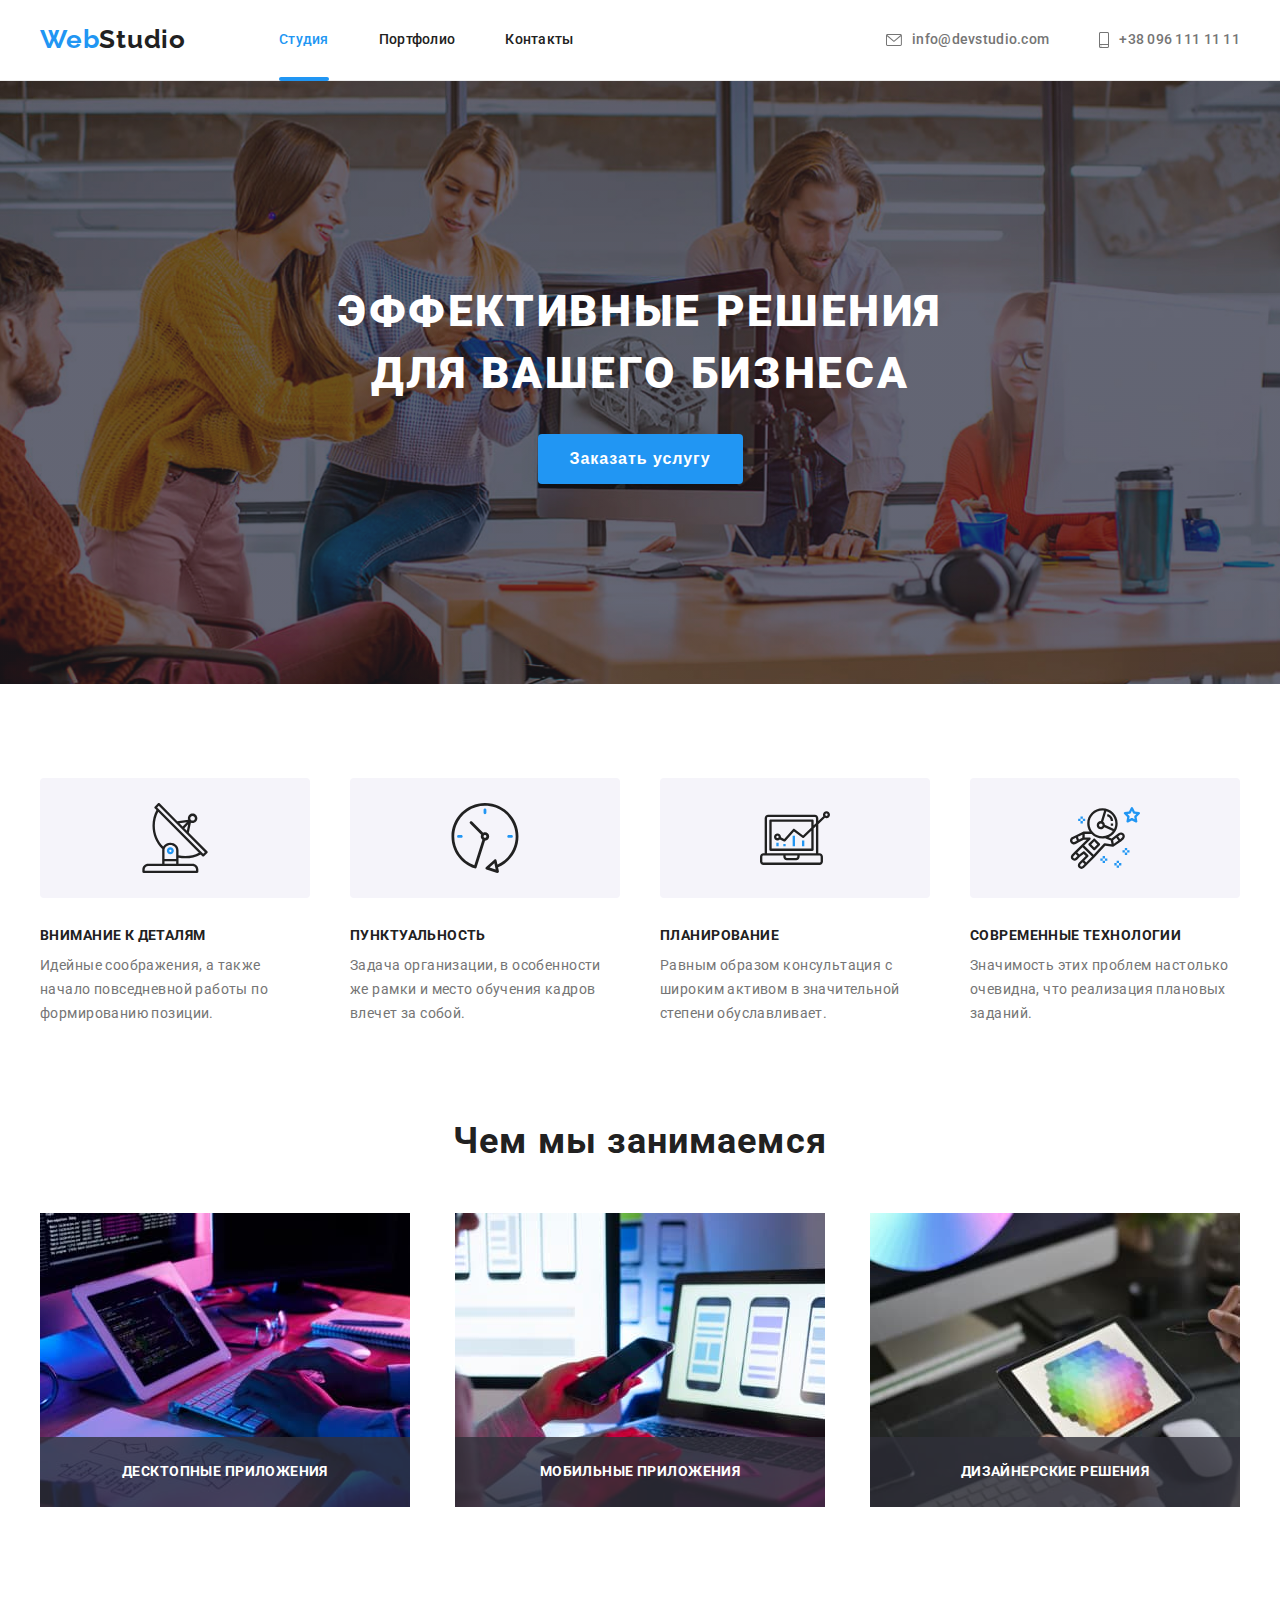
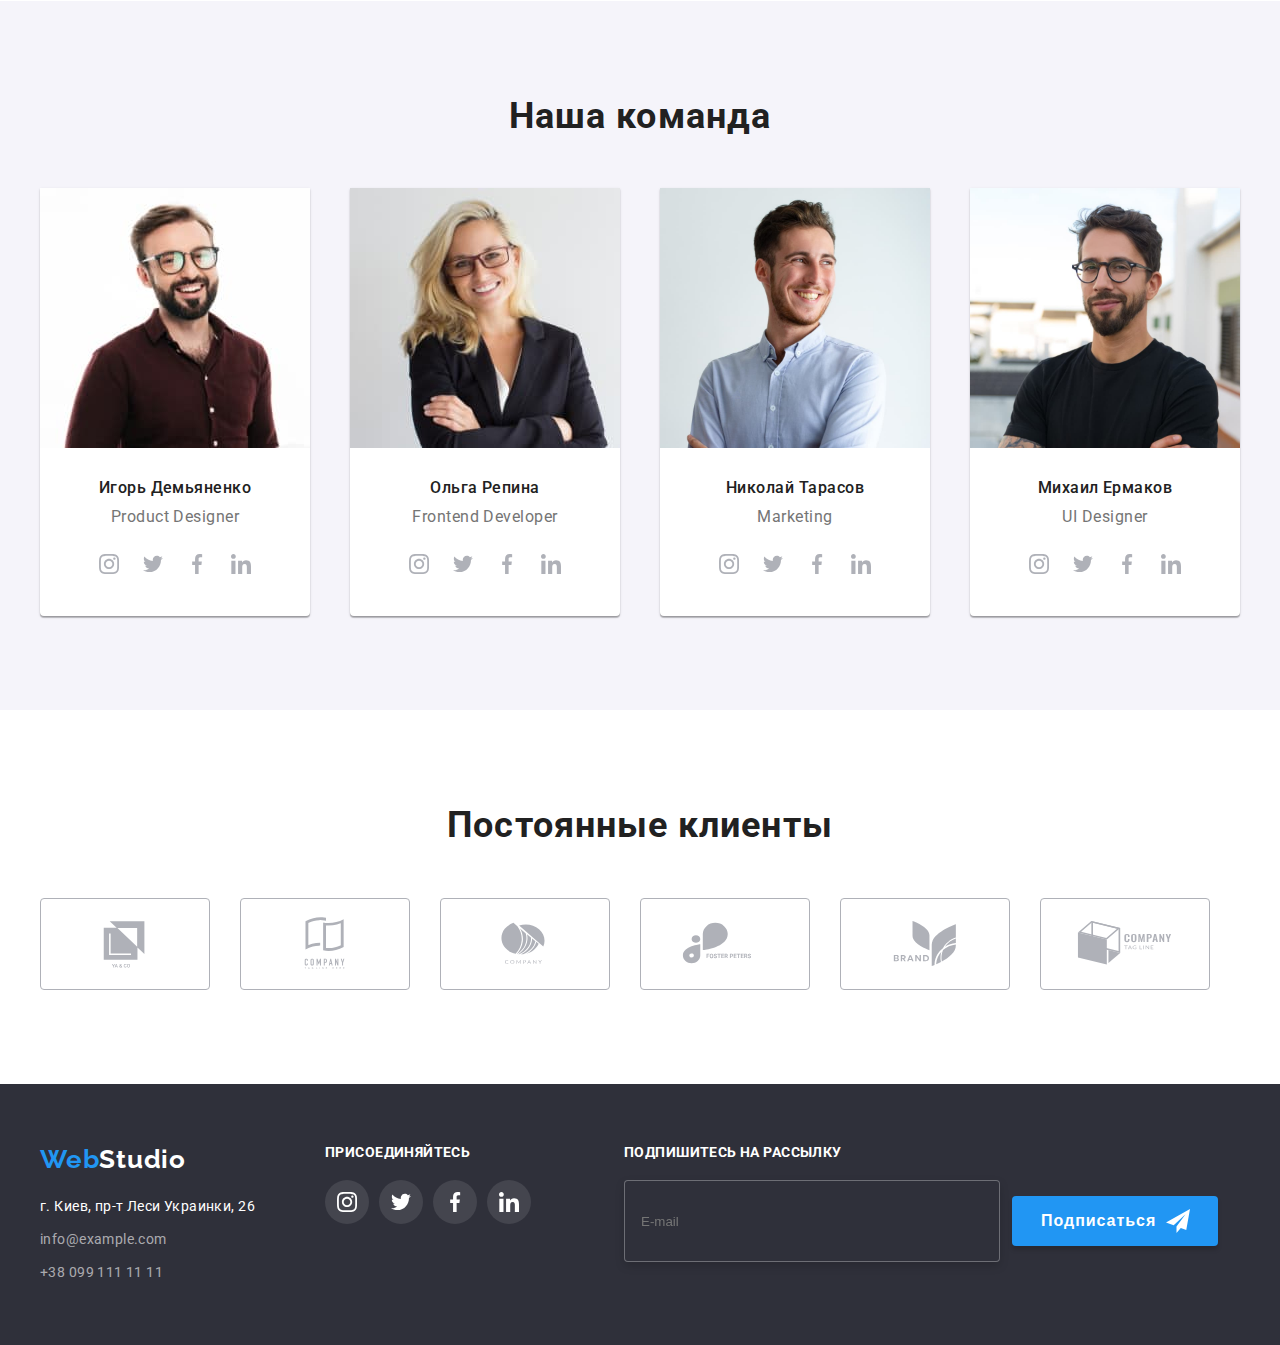
<file: index.html>
<!DOCTYPE html>
<html lang="en">
<head>
    <meta charset="UTF-8">
    <meta http-equiv="X-UA-Compatible" content="IE=edge">
    <meta name="viewport" content="width=device-width, initial-scale=1.0">
    <link rel="preconnect" href="https://fonts.googleapis.com">
    <link rel="preconnect" href="https://fonts.gstatic.com" crossorigin>
    <link href="https://fonts.googleapis.com/css2?family=Raleway:wght@700&family=Roboto:wght@400;500;700;900&display=swap"
    rel="stylesheet">
    <link rel="stylesheet" href="https://cdnjs.cloudflare.com/ajax/libs/modern-normalize/1.1.0/modern-normalize.min.css"
        integrity="sha512-wpPYUAdjBVSE4KJnH1VR1HeZfpl1ub8YT/NKx4PuQ5NmX2tKuGu6U/JRp5y+Y8XG2tV+wKQpNHVUX03MfMFn9Q=="
        crossorigin="anonymous" referrerpolicy="no-referrer" />
    <link rel="stylesheet" href="./css/main.min.css">
    <title>WebStudio</title>
</head>

<body>
    <header>
        <div class="page-header container">
            <nav class="page-header__navigation">
                <a  class="page-header__logo" href="./index.html">
                    <span class="page-header__logo--web" id="logo">Web</span><span class="page-header__logo--studio">Studio</span>
                </a>
                <ul class="page-header__menu">
                    <li class="page-header__menu-item list-style">
                        <a class="page-header__menu-link current" href="index.html">Студия</a>
                    </li>
                    <li class="page-header__menu-item list-style">
                        <a class="page-header__menu-link" href="portfolio.html">Портфолио</a>
                    </li>
                    <li class="page-header__menu-item list-style">
                        <a class="page-header__menu-link" href="#">Контакты</a>
                    </li>
                </ul>
            </nav>
            <ul class="page-header__contact">
                <li class="page-header__contact-item list-style">
                    <a class="page-header__contact--mailto" href="mailto:info@devstudio.com">
                    <svg class="page-header__contact-icon" width="16" height="12">
                        <use href="./images/icons.svg#icon-envelope"></use>
                    </svg>info@devstudio.com</a>
                </li>
                <li class="page-header__contact-item list-style">
                    <a class="page-header__contact--call" href="tel:+380961111111">
                    <svg class="page-header__contact-icon" width="10" height="16">
                        <use href="./images/icons.svg#icon-smartphone"></use>
                    </svg>+38 096 111 11 11</a>
                </li>
            </ul>
        </div>
    </header> 

    <main>
        <section class="hero">
            <div class="hero__wrapper container" >
                <h1 class="hero__title">Эффективные решения <br> для вашего бизнеса</h1>
                <button class="hero__button" type="button" data-modal-open>Заказать услугу</button>
                <div class="hero__backdrop is-hidden" data-modal>
                    <div class="modal">
                        <button class="modal__close" type="button" data-modal-close>
                            <svg class="modal__icon--cross">
                                <use href="./images/icons.svg#icon-close"></use>
                            </svg>
                        </button>
                        
                        <h4 class="modal__title">Оставьте свои данные, мы вам перезвоним</h4>
                        <form class="modal__form">
                            <div class="modal__form--field">
                                <label class="modal__form--label" for="name">Имя</label>
                                <input class="modal__form--input" type="text" name="name" id="name">
                                <svg class="modal__form--icon">
                                    <use href="./images/icons.svg#icon-person"></use>
                                </svg>
                            </div>
                            <div class="modal__form--field">
                                <label class="modal__form--label" for="tel">Телефон</label>
                                <input class="modal__form--input" type="tel" name="tel" id="tel">
                                <svg class="modal__form--icon">
                                    <use href="./images/icons.svg#icon-phone"></use>
                                </svg>
                            </div>
                            <div class="modal__form--field">
                                <label class="modal__form--label" for="mail">Почта</label>
                                <input class="modal__form--input" type="mail" name="mail" id="mail">
                                <svg class="modal__form--icon">
                                    <use href="./images/icons.svg#icon-email"></use>
                                </svg>
                            </div>
                            <div class="modal__form--field">
                                <label class="modal__form--label" for="comment">Комментарий</label>
                                <textarea class="modal__form--comment" name="comment" id="comment" placeholder="Введите текст"></textarea>
                            </div>
                            <label class="modal__form--conditions" for="form-conditions"> 
                                <input class="modal__checkbox" type="checkbox" name="form-conditions" id="form-conditions">
                                <span class="modal__checkbox--icon">
                                    <svg class="modal__checkbox--icon-check">
                                        <use href="./images/icons.svg#icon-check"></use>
                                    </svg>
                                </span class="modal__checkbox--icon">
                                Соглашаюсь с рассылкой и принимаю
                                <a class="form__conditions--link" href="#">Условия договора</a>
                              </label>
                        </form>
                        <button class="modal__button hero__button" type="submit">Отправить</button>
                    </div>
                </div>
            </div>
        </section>
        
        <section class="feature">
            <div class="feature__wrap">
                <div class="container">
                    <ul class="feature__description">
                        <li class="list-style">
                            <div class="feature__icon">
                                <svg class="feature__icon-antenna-1" width="70" height="70">
                                    <use href="./images/icons.svg#icon-antenna"></use>
                                </svg>
                            </div>
                            <h3 class="feature__title">Внимание к деталям</h3>
                            <p class="feature__text">Идейные соображения, а также начало повседневной работы по формированию позиции.</p>
                            
                        </li>
                        <li class="list-style">
                            <div class="feature__icon">
                                <svg class="feature__icon-clock-1" width="70" height="70">
                                    <use href="./images/icons.svg#icon-clock"></use>
                                </svg>
                            </div>
                            <h3 class="feature__title">Пунктуальность</h3>
                            <p class="feature__text">Задача организации, в особенности же рамки и место обучения кадров влечет за собой.</p>
                        </li>
                        <li class="list-style">
                            <div class="feature__icon">
                                <svg class="feature__icon-diagram-1" width="70" height="70">
                                    <use href="./images/icons.svg#icon-diagram"></use>
                                </svg>
                            </div>
                            <h3 class="feature__title">Планирование</h3>
                            <p class="feature__text">Равным образом консультация с широким активом в значительной степени обуславливает.</p>
                        </li>
                        <li class="list-style">
                            <div class="feature__icon">
                                <svg class="feature__icon-astronaut-1" width="70" height="70">
                                    <use href="./images/icons.svg#icon-astronaut"></use>
                                </svg>
                            </div>
                            <h3 class="feature__title">Современные технологии</h3>
                            <p class="feature__text">Значимость этих проблем настолько очевидна, что реализация плановых заданий.</p>
                        </li>
                    </ul>
                </div>
            </div>
        </section>

        <section class="work">
            <div class="container">
                <h2 class="work__title">Чем мы занимаемся</h2>
                <ul class="work__description">
                    <li class="work__list list-style">
                        <img class="work__image" src="./images/keyboardtablet.jpg" alt="клавиатура планшет" width="370">
                        <div class="work__thumb">
                            <p class="work__text">Десктопные приложения</p>
                        </div>
                    </li>
                    <li class="work__list list-style">
                        <img class="work__image" src="./images/notebook.jpg" alt="Ноутбук" width="370">
                        <div class="work__thumb">
                            <p class="work__text">Мобильные приложения</p>
                        </div>
                    </li>
                    <li class="work__list list-style">
                        <img class="work__image" src="./images/tablet.jpg" alt="Планшет" width="370">
                        <div class="work__thumb">
                            <p class="work__text">Дизайнерские решения</p>
                        </div>
                    </li>
                </ul>
            </div>
        </section>

        <section class="team">
            <div class="team__wrapp container">
                <h2 class="team__title">Наша команда</h2>
                <ul class="team__block">
                    <li class="team__item list-style">
                        <a class="team__photo" href="#"><img src="./images/man1.jpg" alt="Игорь Демьяненко" width="270"></a>
                        <div class="team__description">
                            <h3 class="team__name">Игорь Демьяненко</h3>
                            <p class="team__position">Product Designer</p>
                            <ul class="team__icons">
                                <li class="team__icon">
                                    <a class="team__link" href="">
                                        <svg width="20" height="20">
                                            <use href="./images/icons.svg#icon-instagram"></use>
                                        </svg>
                                    </a>
                                </li>
                                <li class="team__icon">
                                    <a class="team__link" href="">
                                        <svg width="20" height="20">
                                            <use href="./images/icons.svg#icon-twitter"></use>
                                        </svg>
                                    </a>
                                </li>
                                <li class="team__icon">
                                    <a class="team__link" href="">
                                        <svg width="20" height="20">
                                            <use href="./images/icons.svg#icon-facebook"></use>
                                        </svg>
                                    </a>
                                </li>
                                <li class="team__icon">
                                    <a class="team__link" href="">
                                        <svg width="20" height="20">
                                            <use href="./images/icons.svg#icon-linkedin"></use>
                                        </svg>
                                    </a>
                                </li>
                            </ul>
                        </div>
                    </li>
                    <li class="team__item list-style">
                        <a class="team__photo" href="#"><img src="./images/woman1.jpg" alt="Ольга Репина" width="270"></a>
                        <div class="team__description">
                            <h3 class="team__name">Ольга Репина</h3>
                            <p class="team__position">Frontend Developer</p>
                            <ul class="team__icons">
                                <li class="team__icon">
                                    <a class="team__link" href="">
                                        <svg width="20" height="20">
                                            <use href="./images/icons.svg#icon-instagram"></use>
                                        </svg>
                                    </a>
                                </li>
                                <li class="team__icon">
                                    <a class="team__link" href="">
                                        <svg width="20" height="20">
                                            <use href="./images/icons.svg#icon-twitter"></use>
                                        </svg>
                                    </a>
                                </li>
                                <li class="team__icon">
                                    <a class="team__link" href="">
                                        <svg width="20" height="20">
                                            <use href="./images/icons.svg#icon-facebook"></use>
                                        </svg>
                                    </a>
                                </li>
                                <li class="team__icon">
                                    <a class="team__link" href="">
                                        <svg width="20" height="20">
                                            <use href="./images/icons.svg#icon-linkedin"></use>
                                        </svg>
                                    </a>
                                </li>
                            </ul>
                        </div>
                    </li>
                    <li class="team__item list-style">
                        <a class="team__photo" href="#"><img src="./images/man2.jpg" alt="Николай Тарасов" width="270"></a>
                        <div class="team__description">
                            <h3 class="team__name">Николай Тарасов</h3>
                            <p class="team__position">Marketing</p>
                            <ul class="team__icons">
                                <li class="team__icon">
                                    <a class="team__link" href="">
                                        <svg width="20" height="20">
                                            <use href="./images/icons.svg#icon-instagram"></use>
                                        </svg>
                                    </a>
                                </li>
                                <li class="team__icon">
                                    <a class="team__link" href="">
                                        <svg width="20" height="20">
                                            <use href="./images/icons.svg#icon-twitter"></use>
                                        </svg>
                                    </a>
                                </li>
                                <li class="team__icon">
                                    <a class="team__link" href="">
                                        <svg width="20" height="20">
                                            <use href="./images/icons.svg#icon-facebook"></use>
                                        </svg>
                                    </a>
                                </li>
                                <li class="team__icon">
                                    <a class="team__link" href="">
                                        <svg width="20" height="20">
                                            <use href="./images/icons.svg#icon-linkedin"></use>
                                        </svg>
                                    </a>
                                </li>
                            </ul>
                        </div>
                    </li>
                    <li class="team__item list-style">
                        <a class="team__photo" href="#"><img src="./images/man3.jpg" alt="Михаил Ермаков" width="270"></a>
                        <div class="team__description">
                            <h3 class="team__name">Михаил Ермаков</h3>
                            <p class="team__position">UI Designer</p>
                            <ul class="team__icons">
                                <li class="team__icon">
                                    <a class="team__link" href="">
                                        <svg width="20" height="20">
                                            <use href="./images/icons.svg#icon-instagram"></use>
                                        </svg>
                                    </a>
                                </li>
                                <li class="team__icon">
                                    <a class="team__link" href="">
                                        <svg width="20" height="20">
                                            <use href="./images/icons.svg#icon-twitter"></use>
                                        </svg>
                                    </a>
                                </li>
                                <li class="team__icon">
                                    <a class="team__link" href="">
                                        <svg width="20" height="20">
                                            <use href="./images/icons.svg#icon-facebook"></use>
                                        </svg>
                                    </a>
                                </li>
                                <li class="team__icon">
                                    <a class="team__link" href="">
                                        <svg width="20" height="20">
                                            <use href="./images/icons.svg#icon-linkedin"></use>
                                        </svg>
                                    </a>
                                </li>
                            </ul>
                        </div>
                    </li>
                </ul>
            </div>
        </section>

        <section class="customer">
            <div class="container">
                <h2 class="customer__title" >Постоянные клиенты</h2>
                <ul class="customer__company list-style">
                    <li class="customer__logo">
                        <a class="customer__link" href="#">
                            <svg class="customer__icon" width="106" height="60">
                                <use href="./images/icons.svg#icon-logo1"></use>
                            </svg>
                        </a>
                    </li>
                    <li class="customer__logo">
                        <a class="customer__link" href="#">
                            <svg class="customer__icon" width="106" height="60">
                                <use href="./images/icons.svg#icon-logo2"></use>
                            </svg>
                        </a>
                    </li>
                    <li class="customer__logo">
                        <a class="customer__link" href="#">
                            <svg class="customer__icon" width="106" height="60">
                                <use href="./images/icons.svg#icon-logo3"></use>
                            </svg>
                        </a>
                    </li>
                    <li class="customer__logo">
                        <a class="customer__link" href="#">
                            <svg class="customer__icon" width="106" height="60">
                                <use href="./images/icons.svg#icon-logo4"></use>
                            </svg>
                        </a>
                    </li>
                    <li class="customer__logo">
                        <a class="customer__link" href="#">
                            <svg class="customer__icon" width="106" height="60">
                                <use href="./images/icons.svg#icon-logo5"></use>
                            </svg>
                        </a>
                    </li>
                    <li class="customer__logo">
                        <a class="customer__link" href="#">
                            <svg class="customer__icon" width="106" height="60">
                                <use href="./images/icons.svg#icon-logo6"></use>
                            </svg>
                        </a>
                    </li>
                </ul>
            </div>
        </section>

    </main>
 
    <footer>
        <div class="page-footer container">
            <div class="page-footer__content">
                <a class="page-footer__logo" href="#logo">
                    <span class="page-footer__logo--web">Web</span><span class="page-footer__logo--studio">Studio</span>
                </a>
                <address class="page-footer__address">г. Киев, пр-т Леси Украинки, 26</address>
                <ul class="page-footer__contact">
                    <li class="page-footer__contact-item">
                        <a class="page-footer__contact-link" href="mailto:info@example.com">info@example.com</a>
                    </li>
                    <li class="page-footer__contact-item">
                        <a class="page-footer__contact-link" href="tel:+380991111111">+38 099 111 11 11</a>
                    </li>
                </ul>
            </div>
            <div class="page-footer__join">
                <h3 class="page-footer__title">присоединяйтесь</h3>
                <ul class="page-footer__social">
                    <li class="page-footer__social-item">
                        <a class="page-footer__social-link" href="#">
                            <svg width="20" height="20">
                                <use href="./images/icons.svg#icon-instagram"></use>
                            </svg>
                        </a>
                    </li>
                    <li class="page-footer__social-item">
                        <a class="page-footer__social-link" href="#">
                            <svg width="20" height="20">
                                <use href="./images/icons.svg#icon-twitter"></use>
                            </svg>
                        </a>
                    </li>
                    <li class="page-footer__social-item">
                        <a class="page-footer__social-link" href="#">
                            <svg width="20" height="20">
                                <use href="./images/icons.svg#icon-facebook"></use>
                            </svg>
                        </a>
                    </li>
                    <li class="page-footer__social-item">
                        <a class="page-footer__social-link" href="#">
                            <svg width="20" height="20">
                                <use href="./images/icons.svg#icon-linkedin"></use>
                            </svg>
                        </a>
                    </li>
                </ul>
            </div>
            <div class="page-footer__signature">
                <h3 class="page-footer__title">Подпишитесь на рассылку</h3>
                <div class="page-footer__signature-field">
                    <form action="page-footer__signature-form">
                        <input class="page-footer__signature-email" type="email" name="email" placeholder="E-mail">
                    </form>
                    <button class="page-footer__button hero__button" type="button">Подписаться
                        <svg class="page-footer__icon-send" width="24" height="24">
                            <use href="./images/icons.svg#icon-send"></use>
                        </svg>
                    </button>
                </div>
            </div>
        </div>
    </footer>

    <script src="./js/modal.js"></script>

</body>

</html>
</file>
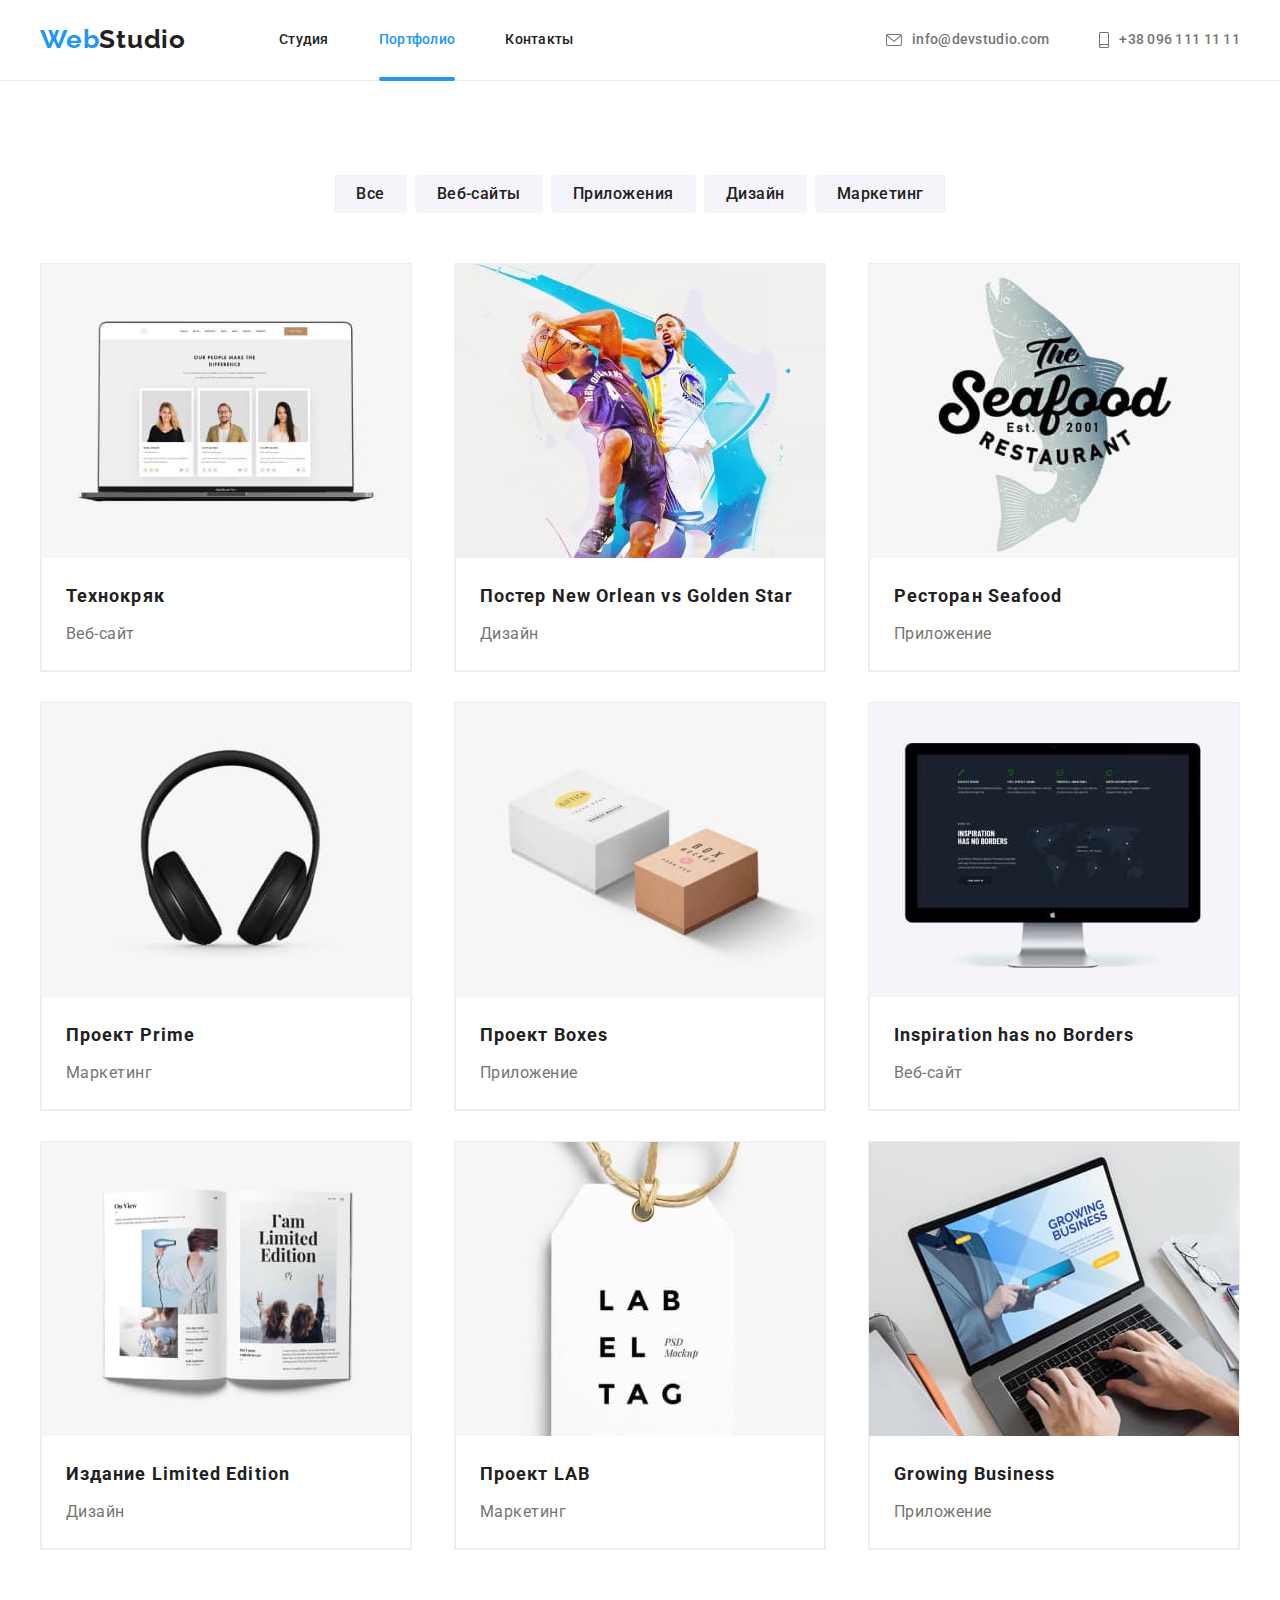
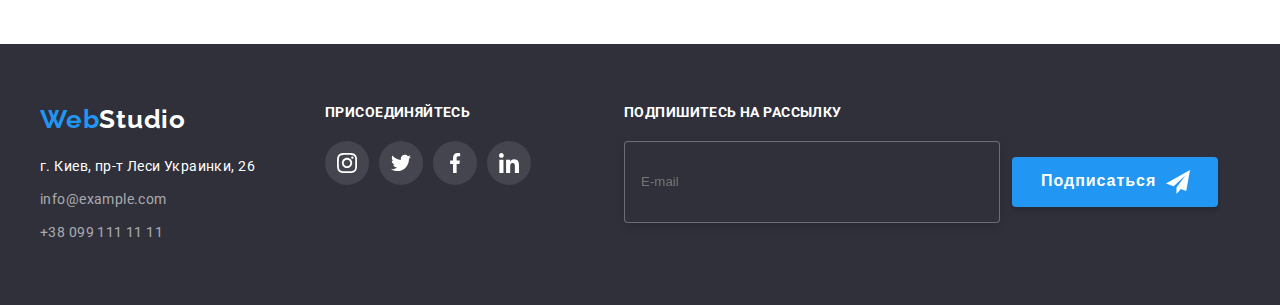
<file: portfolio.html>
<!DOCTYPE html>
<html lang="en">
<head>
    <meta charset="UTF-8">
    <meta http-equiv="X-UA-Compatible" content="IE=edge">
    <meta name="viewport" content="width=device-width, initial-scale=1.0">
    <link rel="preconnect" href="https://fonts.googleapis.com">
    <link rel="preconnect" href="https://fonts.gstatic.com" crossorigin>
    <link href="https://fonts.googleapis.com/css2?family=Raleway:wght@700&family=Roboto:wght@400;500;700;900&display=swap"
    rel="stylesheet">
    <link rel="stylesheet" href="https://cdnjs.cloudflare.com/ajax/libs/modern-normalize/1.1.0/modern-normalize.min.css"
        integrity="sha512-wpPYUAdjBVSE4KJnH1VR1HeZfpl1ub8YT/NKx4PuQ5NmX2tKuGu6U/JRp5y+Y8XG2tV+wKQpNHVUX03MfMFn9Q=="
        crossorigin="anonymous" referrerpolicy="no-referrer" />
    <link rel="stylesheet" href="./css/main.min.css">
    <title>Portfolio</title>
</head>

<body>
    <header>
        <div class="page-header container">
            <nav class="page-header__navigation">
                <a class="page-header__logo" href="./index.html">
                    <span class="page-header__logo--web" id="logo">Web</span><span
                        class="page-header__logo--studio">Studio</span>
                </a>
                <ul class="page-header__menu">
                    <li class="page-header__menu-item list-style">
                        <a class="page-header__menu-link" href="index.html">Студия</a>
                    </li>
                    <li class="page-header__menu-item list-style">
                        <a class="page-header__menu-link current" href="portfolio.html">Портфолио</a>
                    </li>
                    <li class="page-header__menu-item list-style">
                        <a class="page-header__menu-link" href="#">Контакты</a>
                    </li>
                </ul>
            </nav>
            <ul class="page-header__contact">
                <li class="page-header__contact-item list-style">
                    <a class="page-header__contact--mailto" href="mailto:info@devstudio.com">
                        <svg class="page-header__contact-icon" width="16" height="12">
                            <use href="./images/icons.svg#icon-envelope"></use>
                        </svg>info@devstudio.com</a>
                </li>
                <li class="page-header__contact-item list-style">
                    <a class="page-header__contact--call" href="tel:+380961111111">
                        <svg class="page-header__contact-icon" width="10" height="16">
                            <use href="./images/icons.svg#icon-smartphone"></use>
                        </svg>+38 096 111 11 11</a>
                </li>
            </ul>
        </div>
    </header>
    
    <main>
        <section class="gallary">
            <div class="container">   
                <h1 class="visually-hidden ">Портфолио работ</h1>    
                <ul class="filter__group">
                    <li class="filter__item">
                        <button class="filter__button" type="button">Все</button></li>
                    <li class="filter__item">
                        <button class="filter__button" type="button">Веб-сайты</button></li>
                    <li class="filter__item">
                        <button class="filter__button" type="button">Приложения</button></li>
                    <li class="filter__item">
                        <button class="filter__button" type="button">Дизайн</button></li>
                    <li class="filter__item">
                        <button class="filter__button" type="button">Маркетинг</button></li>
                </ul>

                <ul class="gallary__list">
                    <li class="gallary__card list-style">
                        <a class="gallary__link" href="">
                        <div class="gallary__thumb">        
                            <img class="gallary__image" src="./images/portfolio/technokryak.jpg" alt="сайт компании" width="370">
                            <div class="gallary__overlay">
                                <p class="gallary__text">Технокряк это современная площадка распространения коронавируса. Компании используют эту платформу для цифрового
                                шпионажа и атак на защищённые сервера конкурентов.</p>
                            </div>
                        </div>
                            <div class="gallary__name">
                                <h2 class="gallary__project">Технокряк</h2>
                                <p class="gallary__kind">Веб-сайт</p>
                            </div>
                            </a>
                        </li>
                    <li class="gallary__card list-style">
                        <a class="gallary__link" href="">
                            <div class="gallary__thumb">
                            <img class="gallary__image" src="./images/portfolio/goldenstar.jpg" alt="баскетболисты" width="370">
                                <div class="gallary__overlay">
                                    <p class="gallary__text">Технокряк это современная площадка распространения коронавируса. Компании используют эту
                                    платформу для цифрового
                                    шпионажа и атак на защищённые сервера конкурентов.</p>
                                </div>
                            </div>
                            <div class="gallary__name">
                                <h2 class="gallary__project">Постер New Orlean vs Golden Star</h2>
                                <p class="gallary__kind">Дизайн</p>
                            </div>    
                        </a>
                    </li>
                    <li class="gallary__card list-style">
                        <a class="gallary__link" href="">
                            <div class="gallary__thumb">
                            <img class="gallary__image" src="./images/portfolio/seafood.jpg" alt="рыбный ресторан" width="370">
                                <div class="gallary__overlay">
                                    <p class="gallary__text">Технокряк это современная площадка распространения коронавируса. Компании используют эту
                                        платформу для цифрового
                                        шпионажа и атак на защищённые сервера конкурентов.</p>
                                </div>
                            </div>
                            <div class="gallary__name">
                                <h2 class="gallary__project">Ресторан Seafood</h2>
                                <p class="gallary__kind">Приложение</p>
                            </div>
                        </a>
                    </li>
                    <li class="gallary__card list-style">
                        <a class="gallary__link" href="">
                            <div class="gallary__thumb">
                            <img class="gallary__image" src="./images/portfolio/prime.jpg" alt="наушники" width="370">
                                <div class="gallary__overlay">
                                    <p class="gallary__text">Технокряк это современная площадка распространения коронавируса. Компании используют эту
                                    платформу для цифрового
                                    шпионажа и атак на защищённые сервера конкурентов.</p>
                                </div>
                            </div>
                            <div class="gallary__name">
                                <h2 class="gallary__project">Проект Prime</h2>
                                <p class="gallary__kind">Маркетинг</p>
                            </div>
                        </a>
                    </li>
                    <li class="gallary__card list-style">
                        <a class="gallary__link" href="">
                            <div class="gallary__thumb">
                            <img class="gallary__image" src="./images/portfolio/boxes.jpg" alt="коробки" width="370">
                                <div class="gallary__overlay">
                                    <p class="gallary__text">Технокряк это современная площадка распространения коронавируса. Компании используют эту
                                        платформу для цифрового
                                        шпионажа и атак на защищённые сервера конкурентов.</p>
                                </div>
                            </div>
                            <div class="gallary__name">
                                <h2 class="gallary__project">Проект Boxes</h2>
                                <p class="gallary__kind">Приложение</p>
                            </div>
                        </a>
                    </li>
                    <li class="gallary__card list-style">
                        <a class="gallary__link" href="">
                            <div class="gallary__thumb">
                                <img class="gallary__image" src="./images/portfolio/noborders.jpg" alt="монитор" width="370">
                                <div class="gallary__overlay">
                                    <p class="gallary__text">Технокряк это современная площадка распространения коронавируса. Компании используют эту
                                        платформу для цифрового
                                        шпионажа и атак на защищённые сервера конкурентов.</p>
                                </div>
                            </div>
                            <div class="gallary__name">
                                <h2 class="gallary__project">Inspiration has no Borders</h2>
                                <p class="gallary__kind">Веб-сайт</p>
                            </div>
                        </a>
                    </li>
                    <li class="gallary__card list-style">
                        <a class="gallary__link" href="">
                            <div class="gallary__thumb">
                                <img class="gallary__image" src="./images/portfolio/limitededition.jpg" alt="книга" width="370">
                                <div class="gallary__overlay">
                                    <p class="gallary__text">Технокряк это современная площадка распространения коронавируса. Компании используют эту
                                        платформу для цифрового
                                        шпионажа и атак на защищённые сервера конкурентов.</p>
                                </div>
                            </div>
                            <div class="gallary__name">
                                <h2 class="gallary__project">Издание Limited Edition</h2>
                                <p class="gallary__kind">Дизайн</p>
                            </div>
                        </a>
                    </li>
                    <li class="gallary__card list-style">
                        <a class="gallary__link" href="">
                            <div class="gallary__thumb">
                                <img class="gallary__image" src="./images/portfolio/lab.jpg" alt="ярлык" width="370"> 
                                <div class="gallary__overlay">
                                    <p class="gallary__text">Технокряк это современная площадка распространения коронавируса. Компании используют эту
                                        платформу для цифрового
                                        шпионажа и атак на защищённые сервера конкурентов.</p>
                                </div>
                            </div>
                            <div class="gallary__name">
                                <h2 class="gallary__project">Проект LAB</h2>
                                <p class="gallary__kind">Маркетинг</p>
                            </div>
                        </a>
                    </li>
                    <li class="gallary__card list-style">
                        <a class="gallary__link" href="">
                            <div class="gallary__thumb">
                                <img class="gallary__image" src="./images/portfolio/growingbusiness.jpg" alt="ноутбук" width="370">
                                <div class="gallary__overlay">
                                    <p class="gallary__text">Технокряк это современная площадка распространения коронавируса. Компании используют эту
                                        платформу для цифрового
                                        шпионажа и атак на защищённые сервера конкурентов.</p>
                                </div>
                            </div>
                            <div class="gallary__name">
                                <h2 class="gallary__project">Growing Business</h2>
                                <p class="gallary__kind">Приложение</p>
                            </div>
                        </a>
                    </li>
                </ul>
            </div>
        </section>
    </main>
    
    <footer>
        <div class="page-footer container">
            <div class="page-footer__content">
                <a class="page-footer__logo" href="#logo">
                    <span class="page-footer__logo--web">Web</span><span class="page-footer__logo--studio">Studio</span>
                </a>
                <address class="page-footer__address">г. Киев, пр-т Леси Украинки, 26</address>
                <ul class="page-footer__contact">
                    <li class="page-footer__contact-item">
                        <a class="page-footer__contact-link" href="mailto:info@example.com">info@example.com</a>
                    </li>
                    <li class="page-footer__contact-item">
                        <a class="page-footer__contact-link" href="tel:+380991111111">+38 099 111 11 11</a>
                    </li>
                </ul>
            </div>
            <div class="page-footer__join">
                <h3 class="page-footer__title">присоединяйтесь</h3>
                <ul class="page-footer__social">
                    <li class="page-footer__social-item">
                        <a class="page-footer__social-link" href="#">
                            <svg width="20" height="20">
                                <use href="./images/icons.svg#icon-instagram"></use>
                            </svg>
                        </a>
                    </li>
                    <li class="page-footer__social-item">
                        <a class="page-footer__social-link" href="#">
                            <svg width="20" height="20">
                                <use href="./images/icons.svg#icon-twitter"></use>
                            </svg>
                        </a>
                    </li>
                    <li class="page-footer__social-item">
                        <a class="page-footer__social-link" href="#">
                            <svg width="20" height="20">
                                <use href="./images/icons.svg#icon-facebook"></use>
                            </svg>
                        </a>
                    </li>
                    <li class="page-footer__social-item">
                        <a class="page-footer__social-link" href="#">
                            <svg width="20" height="20">
                                <use href="./images/icons.svg#icon-linkedin"></use>
                            </svg>
                        </a>
                    </li>
                </ul>
            </div>
            <div class="page-footer__signature">
                <h3 class="page-footer__title">Подпишитесь на рассылку</h3>
                <div class="page-footer__signature-field">
                    <form action="page-footer__signature-form">
                        <input class="page-footer__signature-email" type="email" name="email" placeholder="E-mail">
                    </form>
                    <button class="page-footer__button hero__button" type="button">Подписаться
                        <svg class="page-footer__icon-send" width="24" height="24">
                            <use href="./images/icons.svg#icon-send"></use>
                        </svg>
                    </button>
                </div>
            </div>
        </div>
    </footer>
</body>
</html>
</file>
<file: css/main.min.css>
body{font-family:"roboto", sans-serif;color:#212121;background-color:#ffffff}*{margin:0;padding:0}h1 h2 h3 h4 h5 h6 p ul{text-decoration:none}.list-style{list-style-type:none}.container{width:1200px;height:auto;margin-left:auto;margin-right:auto;padding:0 15px}header{border-bottom:1px solid #ECECEC;padding-top:24px;padding-bottom:25px}.page-header{display:-webkit-box;display:-ms-flexbox;display:flex;-webkit-box-pack:justify;-ms-flex-pack:justify;justify-content:space-between;-webkit-box-align:center;-ms-flex-align:center;align-items:center}.page-header__navigation{display:-webkit-box;display:-ms-flexbox;display:flex}.page-header__logo{display:-webkit-box;display:-ms-flexbox;display:flex;-webkit-box-align:center;-ms-flex-align:center;align-items:center;font-family:Raleway;font-weight:bold;font-size:26px;line-height:1.2;letter-spacing:0.03em;text-decoration:none}.page-header__logo--web{color:#2196f3}.page-header__logo--studio{color:#212121;margin-right:93px}.page-header__menu{display:-webkit-box;display:-ms-flexbox;display:flex;-webkit-box-align:center;-ms-flex-align:center;align-items:center}.page-header__menu .list-style{margin-right:50px}.page-header__menu .list-style:last-child{margin-right:0}.page-header__menu .page-header__menu-link{display:-webkit-box;display:-ms-flexbox;display:flex;color:#212121;font-weight:500;font-size:14px;line-height:1.14;letter-spacing:0.02em;text-decoration:none;-webkit-transition:250ms cubic-bezier(0.4, 0, 0.2, 1);transition:250ms cubic-bezier(0.4, 0, 0.2, 1)}.page-header__menu .page-header__menu-link:hover,.page-header__menu .page-header__menu-link:focus{color:#2196f3;-webkit-transition:250ms cubic-bezier(0.4, 0, 0.2, 1);transition:250ms cubic-bezier(0.4, 0, 0.2, 1)}.page-header__menu .page-header__menu-link.current{color:#2196f3;position:relative}.page-header__menu .page-header__menu-link.current::after{content:"";position:absolute;bottom:-33.6px;width:100%;height:4px;border-radius:2px;background-color:#2196f3}.page-header__contact{display:-webkit-box;display:-ms-flexbox;display:flex;font-weight:500;font-size:14px;line-height:1.14;letter-spacing:0.02em}.page-header__contact .list-style{margin-right:50px}.page-header__contact .list-style:last-child{margin-right:0}.page-header__contact--mailto{display:-webkit-box;display:-ms-flexbox;display:flex;-webkit-box-align:center;-ms-flex-align:center;align-items:center;text-decoration:none;color:#757575;-webkit-transition:250ms cubic-bezier(0.4, 0, 0.2, 1);transition:250ms cubic-bezier(0.4, 0, 0.2, 1)}.page-header__contact--mailto:hover,.page-header__contact--mailto:focus{color:#2196f3;-webkit-transition:250ms cubic-bezier(0.4, 0, 0.2, 1);transition:250ms cubic-bezier(0.4, 0, 0.2, 1)}.page-header__contact--call{display:-webkit-box;display:-ms-flexbox;display:flex;-webkit-box-align:center;-ms-flex-align:center;align-items:center;text-decoration:none;color:#757575;-webkit-transition:250ms cubic-bezier(0.4, 0, 0.2, 1);transition:250ms cubic-bezier(0.4, 0, 0.2, 1)}.page-header__contact--call:hover,.page-header__contact--call:focus{color:#2196f3;-webkit-transition:250ms cubic-bezier(0.4, 0, 0.2, 1);transition:250ms cubic-bezier(0.4, 0, 0.2, 1)}.page-header__contact-icon{margin-right:10px;fill:currentColor}button{cursor:pointer}.hero{display:block;background-image:-webkit-gradient(linear, left top, right top, from(rgba(47,48,58,0.4)), to(rgba(47,48,58,0.4))),url(../images/Img.jpg);background-image:linear-gradient(to right, rgba(47,48,58,0.4), rgba(47,48,58,0.4)),url(../images/Img.jpg);background-repeat:no-repeat;background-position:center;background-size:cover;margin-left:auto;margin-right:auto;max-width:1600px;padding-top:200px;padding-bottom:200px}.hero__wrapper{display:-webkit-box;display:-ms-flexbox;display:flex;-webkit-box-orient:vertical;-webkit-box-direction:normal;-ms-flex-direction:column;flex-direction:column;-webkit-box-pack:center;-ms-flex-pack:center;justify-content:center;-webkit-box-align:center;-ms-flex-align:center;align-items:center;text-align:center}.hero__title{font-weight:900;font-size:44px;line-height:1.4;letter-spacing:0.06em;text-transform:uppercase;color:#fff;text-align:center}.hero__button{min-width:200px;height:50px;margin-top:30px;padding:10px 32px;font-weight:bold;font-size:16px;line-height:1.9;letter-spacing:0.06em;border:none;border-radius:4px;color:#fff;background:#2196f3;-webkit-box-shadow:0px 4px 4px rgba(0,0,0,0.15);box-shadow:0px 4px 4px rgba(0,0,0,0.15);-webkit-transition:250ms cubic-bezier(0.4, 0, 0.2, 1);transition:250ms cubic-bezier(0.4, 0, 0.2, 1)}.hero__button:hover,.hero__button:focus{-webkit-box-shadow:0px 4px 4px rgba(0,0,0,0.15);box-shadow:0px 4px 4px rgba(0,0,0,0.15);border-radius:4px;background:#188CE8;-webkit-transition:250ms cubic-bezier(0.4, 0, 0.2, 1);transition:250ms cubic-bezier(0.4, 0, 0.2, 1)}.hero__backdrop{top:0;left:0;width:100%;height:100%;background:rgba(0,0,0,0.2);opacity:1;-webkit-transition:opacity 250ms cubic-bezier(0.4, 0, 0.2, 1);transition:opacity 250ms cubic-bezier(0.4, 0, 0.2, 1);z-index:2;position:fixed}.hero__backdrop.is-hidden{pointer-events:none;opacity:0}.hero__backdrop.is-hidden .modal{opacity:1;-webkit-transform:translate(-50%, -50%) scale(1.1);transform:translate(-50%, -50%) scale(1.1)}.modal{position:absolute;top:50%;left:50%;-webkit-transform:translate(-50%, -50%) scale(1);transform:translate(-50%, -50%) scale(1);width:528px;height:581px;padding:40px;background:#FFFFFF;-webkit-box-shadow:0px 1px 3px rgba(0,0,0,0.12),0px 1px 1px rgba(0,0,0,0.14),0px 2px 1px rgba(0,0,0,0.2);box-shadow:0px 1px 3px rgba(0,0,0,0.12),0px 1px 1px rgba(0,0,0,0.14),0px 2px 1px rgba(0,0,0,0.2);border-radius:4px;-webkit-transition:-webkit-transform 250ms cubic-bezier(0.4, 0, 0.2, 1);transition:-webkit-transform 250ms cubic-bezier(0.4, 0, 0.2, 1);transition:transform 250ms cubic-bezier(0.4, 0, 0.2, 1);transition:transform 250ms cubic-bezier(0.4, 0, 0.2, 1), -webkit-transform 250ms cubic-bezier(0.4, 0, 0.2, 1)}.modal__close{position:absolute;top:8px;right:8px;display:-webkit-box;display:-ms-flexbox;display:flex;-webkit-box-align:center;-ms-flex-align:center;align-items:center;-webkit-box-pack:center;-ms-flex-pack:center;justify-content:center;width:30px;height:30px;background-color:#fff;border:1px solid rgba(0,0,0,0.1);border-radius:50%;cursor:pointer;-webkit-transition:fill 250ms cubic-bezier(0.4, 0, 0.2, 1);transition:fill 250ms cubic-bezier(0.4, 0, 0.2, 1)}.modal__title{display:block;font-weight:bold;text-align:center;margin-bottom:12px;font-size:20px;line-height:1.15;letter-spacing:0.03em;color:#212121}.modal__form{width:100%;margin-bottom:30px}.modal__form--field{position:relative;display:-webkit-box;display:-ms-flexbox;display:flex;-webkit-box-orient:vertical;-webkit-box-direction:normal;-ms-flex-direction:column;flex-direction:column;margin-bottom:10px}.modal__form--field:nth-child(4){margin-bottom:20px}.modal__form--field:hover .modal__form--icon,.modal__form--field:focus-within .modal__form--icon{fill:#2196f3}.modal__form--field:focus-within .modal__form--input{border:1px solid #2196f3}.modal__form--label{display:inline-block;margin-bottom:4px;margin-right:auto;font-weight:normal;font-size:12px;line-height:1.16;letter-spacing:0.01em;color:#757575}.modal__form--input{width:100%;height:40px;margin:0;padding-left:35px;border:1px solid rgba(33,33,33,0.2);-webkit-box-sizing:border-box;box-sizing:border-box;border-radius:4px;-webkit-transition:border 250ms cubic-bezier(0.4, 0, 0.2, 1),outline 250ms cubic-bezier(0.4, 0, 0.2, 1);transition:border 250ms cubic-bezier(0.4, 0, 0.2, 1),outline 250ms cubic-bezier(0.4, 0, 0.2, 1)}.modal__form--input:focus,.modal__form--input:hover{outline:none;border:1px solid #2196f3}.modal__form--icon{width:18px;height:18px;position:absolute;left:10px;top:50%;fill:#212121;-webkit-transition:fill 250ms cubic-bezier(0.4, 0, 0.2, 1);transition:fill 250ms cubic-bezier(0.4, 0, 0.2, 1)}.modal__form--comment{resize:none;width:100%;height:120px;padding:12px 16px;border:1px solid rgba(33,33,33,0.2);-webkit-box-sizing:border-box;box-sizing:border-box;border-radius:4px;color:#212121;-webkit-transition:250ms cubic-bezier(0.4, 0, 0.2, 1);transition:250ms cubic-bezier(0.4, 0, 0.2, 1)}.modal__form--comment:hover,.modal__form--comment:focus{outline:none;border:1px solid #2196f3}.modal__form--comment::-webkit-input-placeholder{font-weight:normal;font-size:12px;line-height:1.16;letter-spacing:0.01em;color:rgba(117,117,117,0.5)}.modal__form--comment:-ms-input-placeholder{font-weight:normal;font-size:12px;line-height:1.16;letter-spacing:0.01em;color:rgba(117,117,117,0.5)}.modal__form--comment::-ms-input-placeholder{font-weight:normal;font-size:12px;line-height:1.16;letter-spacing:0.01em;color:rgba(117,117,117,0.5)}.modal__form--comment::placeholder{font-weight:normal;font-size:12px;line-height:1.16;letter-spacing:0.01em;color:rgba(117,117,117,0.5)}.modal__conditions{display:-webkit-box;display:-ms-flexbox;display:flex;-webkit-box-align:center;-ms-flex-align:center;align-items:center;-webkit-box-pack:space-evenly;-ms-flex-pack:space-evenly;justify-content:space-evenly;font-weight:normal;font-size:14px;line-height:1.71;letter-spacing:0.03em;color:#757575;cursor:pointer}.modal__conditions--link{color:#2196f3;font-family:inherit}.modal__checkbox{-webkit-appearance:none;-moz-appearance:none;appearance:none}.modal__checkbox--icon{display:-webkit-box;display:-ms-flexbox;display:flex;width:16px;height:15px;border:2px solid #212121;border-radius:2px;background-color:#fff}.modal__checkbox:checked+.modal__checkbox--icon{background-color:#2196f3;border-color:#2196f3}.modal__button{display:block;margin-left:auto;margin-right:auto}.modal__icon--cross{width:11px;height:11px}.modal__icon--cross:hover,.modal__icon--cross:focus{fill:#2196f3}.feature{padding-top:94px;padding-bottom:94px}.feature__description{margin:auto;margin:0%;display:-webkit-box;display:-ms-flexbox;display:flex;-webkit-box-pack:justify;-ms-flex-pack:justify;justify-content:space-between}.feature__description .list-style{margin-right:30px;width:270px}.feature__description .list-style:last-child{margin-right:0}.feature__icon{display:-webkit-box;display:-ms-flexbox;display:flex;background:#F5F4FA;border-radius:4px;margin-bottom:30px;padding:25px 0;-webkit-box-pack:center;-ms-flex-pack:center;justify-content:center;-webkit-box-align:center;-ms-flex-align:center;align-items:center}.feature__title{font-weight:bold;font-size:14px;line-height:1.14;letter-spacing:0.03em;text-transform:uppercase}.feature__text{margin-top:10px;font-size:14px;line-height:1.7;color:#757575;letter-spacing:0.03em}.work{padding-bottom:94px}.work__title{font-weight:bold;font-size:36px;line-height:1.2;text-align:center;letter-spacing:0.03em}.work__description{display:-webkit-box;display:-ms-flexbox;display:flex;-webkit-box-pack:justify;-ms-flex-pack:justify;justify-content:space-between;margin-top:50px}.work__list{position:relative}.work__thumb{position:absolute;height:70px;display:-webkit-box;display:-ms-flexbox;display:flex;-webkit-box-align:center;-ms-flex-align:center;align-items:center;-webkit-box-pack:center;-ms-flex-pack:center;justify-content:center;bottom:0;left:0;width:100%;background-color:rgba(47,48,58,0.8)}.work__text{font-weight:700;font-size:14px;line-height:1.14;text-align:center;margin:0;letter-spacing:0.03em;text-transform:uppercase;color:#fff}.team{background:#F5F4FA;width:100%;padding-top:94px;padding-bottom:94px}.team__item{margin-right:30px;background-color:#ffffff;-webkit-box-shadow:0px 1px 3px rgba(0,0,0,0.12),0px 1px 1px rgba(0,0,0,0.14),0px 2px 1px rgba(0,0,0,0.2);box-shadow:0px 1px 3px rgba(0,0,0,0.12),0px 1px 1px rgba(0,0,0,0.14),0px 2px 1px rgba(0,0,0,0.2);border-radius:0px 0px 4px 4px}.team__item:last-child{margin-right:0}.team__title{font-weight:bold;font-size:36px;line-height:1.2;text-align:center;letter-spacing:0.03em}.team__block{display:-webkit-box;display:-ms-flexbox;display:flex;-webkit-box-pack:justify;-ms-flex-pack:justify;justify-content:space-between;margin-top:50px}.team__description{padding-top:30px;padding-bottom:30px}.team__name{font-weight:500;font-size:16px;line-height:1.2;text-align:center;letter-spacing:0.03em}.team__position{margin-top:10px;font-weight:normal;font-size:16px;line-height:1.2;text-align:center;letter-spacing:0.03em;color:#757575}.team__icons{display:-webkit-box;display:-ms-flexbox;display:flex;-webkit-box-pack:center;-ms-flex-pack:center;justify-content:center;margin-top:16px}.team__icon{list-style:none}.team__link{display:-webkit-box;display:-ms-flexbox;display:flex;-webkit-box-align:center;-ms-flex-align:center;align-items:center;-webkit-box-pack:center;-ms-flex-pack:center;justify-content:center;width:44px;height:44px;margin-right:10px;border-radius:50%;fill:#AFB1B8;background-color:#fff;-webkit-transition:250ms cubic-bezier(0.4, 0, 0.2, 1);transition:250ms cubic-bezier(0.4, 0, 0.2, 1)}.team__link:last-child{margin-right:0}.team__link:hover,.team__link:focus{background-color:#2196f3;fill:#fff}.customer{padding-top:94px;padding-bottom:94px}.customer__title{font-weight:bold;font-size:36px;line-height:1.2;text-align:center;letter-spacing:0.03em}.customer__company{display:-webkit-box;display:-ms-flexbox;display:flex;margin-top:50px}.customer__link{display:-webkit-box;display:-ms-flexbox;display:flex;-webkit-box-pack:center;-ms-flex-pack:center;justify-content:center;-webkit-box-align:center;-ms-flex-align:center;align-items:center;width:170px;height:92px;border:1px solid #AFB1B8;-webkit-box-sizing:border-box;box-sizing:border-box;border-radius:4px;fill:#AFB1B8;-webkit-transition:250ms cubic-bezier(0.4, 0, 0.2, 1);transition:250ms cubic-bezier(0.4, 0, 0.2, 1)}.customer__link:hover,.customer__link:focus{border:1px solid #2196f3;fill:#2196f3;-webkit-transition:250ms cubic-bezier(0.4, 0, 0.2, 1);transition:250ms cubic-bezier(0.4, 0, 0.2, 1)}.customer__logo{margin-right:30px}.customer__logo:last-child{margin-right:0}.gallary{padding-top:94px;padding-bottom:94px}.visually-hidden{position:absolute;clip:rect(0 0 0 0);width:1px;height:1px;margin:-1px}.filter__group{display:-webkit-box;display:-ms-flexbox;display:flex;-webkit-box-pack:center;-ms-flex-pack:center;justify-content:center}.filter__group>.filter__item{list-style:none;text-decoration:none}.filter__item{margin-right:8px}.filter__item:last-child{margin-right:0}.filter__button{display:-webkit-box;display:-ms-flexbox;display:flex;-webkit-box-pack:center;-ms-flex-pack:center;justify-content:center;padding:6px 22px;font-family:inherit;font-weight:500;font-size:16px;line-height:1.6;text-align:center;letter-spacing:0.03em;color:#212121;border:none;background:#F5F4FA;border-radius:4px;-webkit-transition:250ms cubic-bezier(0.4, 0, 0.2, 1);transition:250ms cubic-bezier(0.4, 0, 0.2, 1)}.filter__button:hover,.filter__button:focus{color:#fff;background:#2196f3;-webkit-box-shadow:0px 3px 1px rgba(0,0,0,0.1),0px 1px 2px rgba(0,0,0,0.08),0px 2px 2px rgba(0,0,0,0.12);box-shadow:0px 3px 1px rgba(0,0,0,0.1),0px 1px 2px rgba(0,0,0,0.08),0px 2px 2px rgba(0,0,0,0.12);border-radius:4px;-webkit-transition:250ms cubic-bezier(0.4, 0, 0.2, 1);transition:250ms cubic-bezier(0.4, 0, 0.2, 1)}img{display:block;max-width:100%;height:auto}.gallary__list{margin-top:50px;display:-webkit-box;display:-ms-flexbox;display:flex;-webkit-box-pack:justify;-ms-flex-pack:justify;justify-content:space-between;-ms-flex-wrap:wrap;flex-wrap:wrap}.gallary__card{margin-bottom:30px;border:1px solid #EEEEEE;-webkit-box-sizing:border-box;box-sizing:border-box;-webkit-transition:250ms cubic-bezier(0.4, 0, 0.2, 1);transition:250ms cubic-bezier(0.4, 0, 0.2, 1)}.gallary__card:nth-child(3n){margin-right:0}.gallary__card:nth-last-child(-n+3){margin-bottom:0}.gallary__card:hover,.gallary__card:focus{background:#FFFFFF;-webkit-box-shadow:0px 1px 1px rgba(0,0,0,0.12),0px 4px 4px rgba(0,0,0,0.06),1px 4px 6px rgba(0,0,0,0.16);box-shadow:0px 1px 1px rgba(0,0,0,0.12),0px 4px 4px rgba(0,0,0,0.06),1px 4px 6px rgba(0,0,0,0.16);-webkit-transition:250ms cubic-bezier(0.4, 0, 0.2, 1);transition:250ms cubic-bezier(0.4, 0, 0.2, 1)}.gallary__link{display:block;text-decoration:none;color:inherit;-webkit-transition:-webkit-box-shadow cubic-bezier(0.4, 0, 0.2, 1);transition:-webkit-box-shadow cubic-bezier(0.4, 0, 0.2, 1);transition:box-shadow cubic-bezier(0.4, 0, 0.2, 1);transition:box-shadow cubic-bezier(0.4, 0, 0.2, 1), -webkit-box-shadow cubic-bezier(0.4, 0, 0.2, 1)}.gallary__thumb{position:relative;width:370px;overflow:hidden}.gallary__overlay{position:absolute;top:0;left:0;width:100%;height:100%;background:rgba(33,150,243,0.9);-webkit-transform:translateY(100%);transform:translateY(100%);-webkit-transition:250ms cubic-bezier(0.4, 0, 0.2, 1);transition:250ms cubic-bezier(0.4, 0, 0.2, 1);opacity:0}.gallary__card:hover .gallary__overlay{-webkit-transform:translateY(0);transform:translateY(0);opacity:1}.gallary__text{position:absolute;width:100%;height:100%;-webkit-transform:translateY(-50%, -50%);transform:translateY(-50%, -50%);top:0;left:0;margin:0;padding:63px 24px;font-weight:400;font-size:18px;line-height:1.56;letter-spacing:0.03em;color:#ffffff;-webkit-transition:250ms cubic-bezier(0.4, 0, 0.2, 1);transition:250ms cubic-bezier(0.4, 0, 0.2, 1);opacity:0}.gallary__card:hover .gallary__text{-webkit-transform:translateY(0);transform:translateY(0);opacity:1}.gallary__name{padding:20px 24px 20px 24px;border-left:1px solid #EEEEEE;border-right:1px solid #EEEEEE;border-bottom:1px solid #EEEEEE;background:#FFFFFF}.gallary__project{font-weight:bold;font-size:18px;line-height:2;letter-spacing:0.06em;color:#212121}.gallary__kind{margin-top:4px;font-size:16px;line-height:2;letter-spacing:0.03em;color:#757575}footer{background:#2F303A;width:100%;padding:60px 0}.page-footer{display:-webkit-box;display:-ms-flexbox;display:flex}.page-footer__logo{font-family:Raleway;font-weight:bold;font-size:26px;line-height:1.2;letter-spacing:0.03em;text-decoration:none}.page-footer__logo--web{color:#2196f3}.page-footer__logo--studio{color:#fff}.page-footer__address{margin-top:20px;font-size:14px;font-style:normal;line-height:1.7;letter-spacing:0.03em;color:#fff}.page-footer__contact{margin-top:9px;font-size:14px;line-height:1.71;letter-spacing:0.03em}.page-footer__contact .page-footer__contact-item{margin-top:9px;list-style:none}.page-footer__contact .page-footer__contact-link{text-decoration:none;color:rgba(255,255,255,0.6);-webkit-transition:250ms cubic-bezier(0.4, 0, 0.2, 1);transition:250ms cubic-bezier(0.4, 0, 0.2, 1)}.page-footer__contact .page-footer__contact-link:hover,.page-footer__contact .page-footer__contact-link:focus{color:#2196f3;-webkit-transition:250ms cubic-bezier(0.4, 0, 0.2, 1);transition:250ms cubic-bezier(0.4, 0, 0.2, 1)}.page-footer__join{margin-left:70px}.page-footer__title{margin-bottom:20px;font-weight:bold;font-size:14px;line-height:1.2;letter-spacing:0.03em;text-transform:uppercase;color:#fff}.page-footer__social{display:-webkit-box;display:-ms-flexbox;display:flex;-webkit-box-pack:justify;-ms-flex-pack:justify;justify-content:space-between}.page-footer__social-item{list-style:none;margin-right:10px}.page-footer__social-item:last-child{margin-right:0}.page-footer__social-link{display:-webkit-box;display:-ms-flexbox;display:flex;-webkit-box-align:center;-ms-flex-align:center;align-items:center;-webkit-box-pack:center;-ms-flex-pack:center;justify-content:center;width:44px;height:44px;border-radius:50%;fill:#fff;background:rgba(255,255,255,0.1);-webkit-transition:250ms cubic-bezier(0.4, 0, 0.2, 1);transition:250ms cubic-bezier(0.4, 0, 0.2, 1)}.page-footer__social-link:hover,.page-footer__social-link:focus{background:#2196f3;-webkit-transition:250ms cubic-bezier(0.4, 0, 0.2, 1);transition:250ms cubic-bezier(0.4, 0, 0.2, 1)}.page-footer__signature{margin-left:93px}.page-footer__signature-field{display:-webkit-box;display:-ms-flexbox;display:flex;-webkit-box-align:center;-ms-flex-align:center;align-items:center}.page-footer__signature-email{display:block;width:358px;height:50px;margin-right:12px;padding:15px 0 15px 16px;border:1px solid rgba(255,255,255,0.3);border-radius:4px;-webkit-filter:drop-shadow(0px 4px 4px rgba(0,0,0,0.15));filter:drop-shadow(0px 4px 4px rgba(0,0,0,0.15));background-color:#2F303A}.page-footer__button{position:relative;padding:0 62px 0 29px;margin:0}.page-footer__icon-send{position:absolute;top:50%;-webkit-transform:translateY(-50%);transform:translateY(-50%);margin-left:10px;fill:#FFFFFF}
/*# sourceMappingURL=main.min.css.map */
</file>
